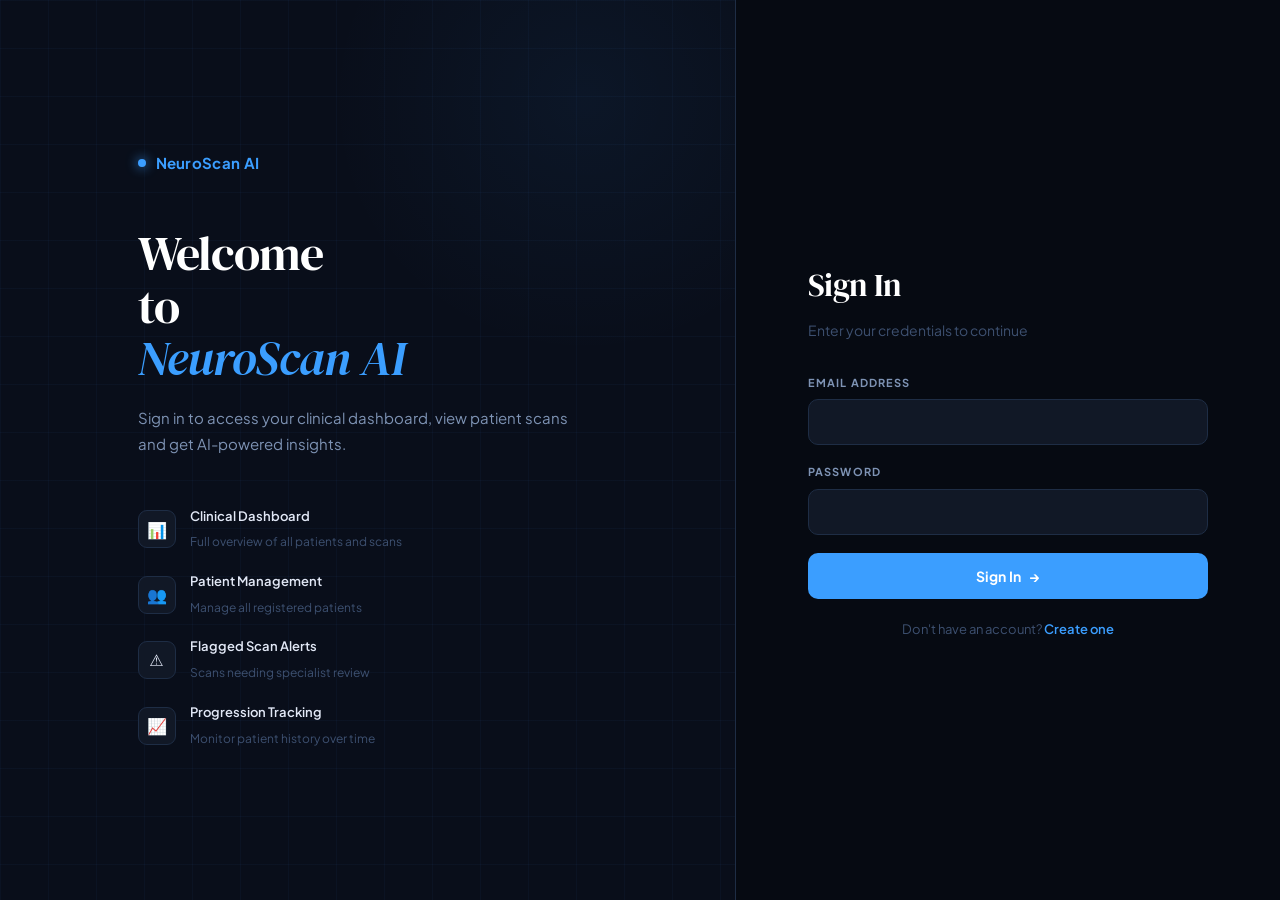
<file: frontend/home.html>
<!DOCTYPE html>
<html lang="en">
<head>
  <meta charset="UTF-8">
  <meta name="viewport" content="width=device-width, initial-scale=1.0">
  <title>New Scan — NeuroScan AI</title>
  <link rel="stylesheet" href="style.css">
</head>
<body>
  <nav>
    <div class="nav-brand">NeuroScan AI</div>
    <div class="nav-links">
      <a href="home.html" class="active">New Scan</a>
      <a href="dashboard.html" id="dashboardLink">Dashboard</a>
      <span class="nav-user" id="navUser"></span>
      <button class="logout-btn" onclick="logout()">Logout</button>
    </div>
  </nav>

  <div class="container">
    <header>
      <h1>Alzheimer's Risk Screening</h1>
      <p>Upload an MRI brain scan for instant AI-assisted analysis.</p>
    </header>

    <div class="card" id="patientSelectCard" style="display:none">
      <h3>Select Patient</h3>
      <div class="form-group">
        <label>Patient</label>
        <select id="patientSelect">
          <option value="">Loading patients...</option>
        </select>
      </div>
    </div>

    <div class="card">
      <h3>Select Scan Type</h3>
      <div class="role-select">
        <div class="role-option selected" id="mode2D" onclick="selectMode('2D')">
          <span class="role-title">🖼️ 2D Slice</span>
          <span class="role-desc">JPG / PNG — EfficientNet-B3</span>
        </div>
        <div class="role-option" id="mode3D" onclick="selectMode('3D')">
          <span class="role-title">🧠 3D Volume</span>
          <span class="role-desc">.nii / .nii.gz — ResNet3D-18</span>
        </div>
      </div>
    </div>

    <div class="card">
      <h3>Upload MRI Scan</h3>
      <div class="upload-box" id="uploadBox">
        <input type="file" id="fileInput" accept="image/*" hidden>
        <div class="upload-content" onclick="document.getElementById('fileInput').click()">
          <div class="upload-icon" id="uploadIcon">🗂️</div>
          <p id="uploadLabel">Click to upload MRI slice</p>
          <span id="uploadHint">PNG, JPG supported</span>
        </div>
      </div>
      <img id="preview" src="" alt="Preview" style="display:none">
      <div id="niiPreview" style="display:none;align-items:center;gap:12px;padding:16px;background:#f8f9ff;border-radius:8px;border:1px solid #e2e8f0">
        <span style="font-size:2rem">🧠</span>
        <span id="niiFilename" style="font-weight:600;color:#1e293b"></span>
        <span style="color:#6366f1;font-size:0.85rem">Ready for 3D analysis</span>
      </div>
      <button id="analyzeBtn" onclick="analyze()" style="display:none">Run Analysis</button>
    </div>

    <div id="loading" style="display:none" class="card loading-card">
      <div class="spinner"></div>
      <p id="loadingText">Analyzing scan...</p>
    </div>

    <div id="results" style="display:none">

      <div class="card" id="modelBadgeCard" style="display:none;padding:12px 20px">
        <span id="modelBadge" style="font-size:0.95rem;font-weight:600"></span>
      </div>

      <div class="card risk-card" id="riskCard">
        <div class="risk-header">
          <div>
            <div class="risk-label">Risk Assessment</div>
            <div class="risk-level" id="riskLevel"></div>
            <div class="risk-sublabel" id="riskSublabel"></div>
          </div>
          <div class="risk-badge" id="riskBadge"></div>
        </div>
        <div id="uncertaintyWarning" style="display:none" class="warning">
          ⚠️ Low confidence — this result should be reviewed by a specialist
        </div>
      </div>

      <div class="card">
        <h3>Clinical Recommendation</h3>
        <div id="recommendation" class="recommendation"></div>
      </div>

      <div class="card">
        <h3>Probability Breakdown</h3>
        <div id="probBars"></div>
      </div>

      <div class="card" id="gradcamCard" style="display:none">
        <h3>Brain Scan Analysis</h3>
        <p class="sub">Highlighted areas show regions the AI focused on during analysis</p>
        <div class="scan-row">
          <div class="scan-item">
            <p>Original Scan</p>
            <img id="originalImage" src="" alt="Original">
          </div>
          <div class="scan-item">
            <p>AI Focus Map</p>
            <img id="gradcamImage" src="" alt="Grad-CAM">
          </div>
        </div>
      </div>

      <div class="card" id="slices3dCard" style="display:none">
        <h3>3D Volume Analysis</h3>
        <p class="sub">Middle slice from each anatomical plane with AI activation overlay</p>
        <div class="scan-row" style="flex-wrap:wrap;gap:16px">
          <div class="scan-item" style="flex:1;min-width:200px">
            <p>Axial View</p>
            <img id="axialSlice" src="" alt="Axial" style="width:100%;border-radius:8px">
          </div>
          <div class="scan-item" style="flex:1;min-width:200px">
            <p>Sagittal View</p>
            <img id="sagittalSlice" src="" alt="Sagittal" style="width:100%;border-radius:8px">
          </div>
          <div class="scan-item" style="flex:1;min-width:200px">
            <p>Coronal View</p>
            <img id="coronalSlice" src="" alt="Coronal" style="width:100%;border-radius:8px">
          </div>
        </div>
      </div>

      <div class="card">
        <h3>Previous Scans</h3>
        <div id="previousScans"><p class="muted">No previous scans found.</p></div>
      </div>
    </div>
  </div>
  <script src="app.js"></script>
</body>
</html>
</file>
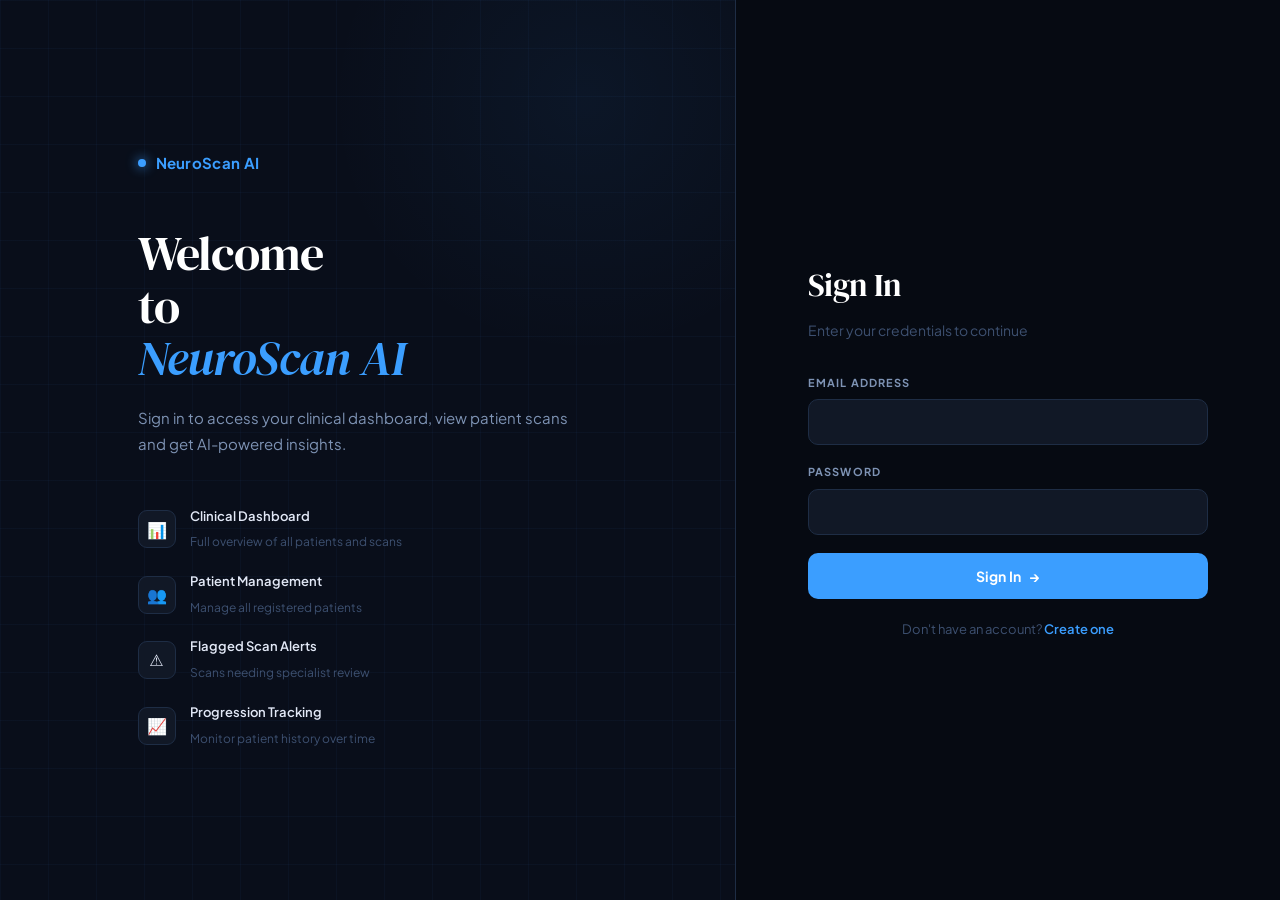
<file: frontend/login.html>
<!DOCTYPE html>
<html lang="en">
<head>
  <meta charset="UTF-8">
  <meta name="viewport" content="width=device-width, initial-scale=1.0">
  <title>Login — NeuroScan AI</title>
  <link rel="stylesheet" href="style.css">
</head>
<body>
  <div class="auth-wrapper">
    <div class="auth-left">
      <div class="auth-left-content">
        <div class="brand">NeuroScan AI</div>
        <h2>Welcome<br>to<br><em>NeuroScan AI</em></h2>
        <p>Sign in to access your clinical dashboard, view patient scans and get AI-powered insights.</p>
        <div class="login-features">
          <div class="login-feature-item">
            <div class="lf-icon">📊</div>
            <div class="lf-text">
              <strong>Clinical Dashboard</strong>
              <span>Full overview of all patients and scans</span>
            </div>
          </div>
          <div class="login-feature-item">
            <div class="lf-icon">👥</div>
            <div class="lf-text">
              <strong>Patient Management</strong>
              <span>Manage all registered patients</span>
            </div>
          </div>
          <div class="login-feature-item">
            <div class="lf-icon">⚠️</div>
            <div class="lf-text">
              <strong>Flagged Scan Alerts</strong>
              <span>Scans needing specialist review</span>
            </div>
          </div>
          <div class="login-feature-item">
            <div class="lf-icon">📈</div>
            <div class="lf-text">
              <strong>Progression Tracking</strong>
              <span>Monitor patient history over time</span>
            </div>
          </div>
        </div>
      </div>
    </div>
    <div class="auth-right">
      <div class="auth-box">
        <h1>Sign In</h1>
        <p class="auth-sub">Enter your credentials to continue</p>
        <div id="errorMsg" class="error-msg" style="display:none"></div>
        <div class="form-group">
          <label>Email Address</label>
          <input type="email" id="email" autocomplete="off">
        </div>
        <div class="form-group">
          <label>Password</label>
          <input type="password" id="password">
        </div>
        <button class="auth-btn" onclick="login()">
          <span>Sign In</span><span>→</span>
        </button>
        <p class="auth-link">Don't have an account? <a href="register.html">Create one</a></p>
      </div>
    </div>
  </div>
  <script src="auth.js"></script>
</body>
</html>
</file>
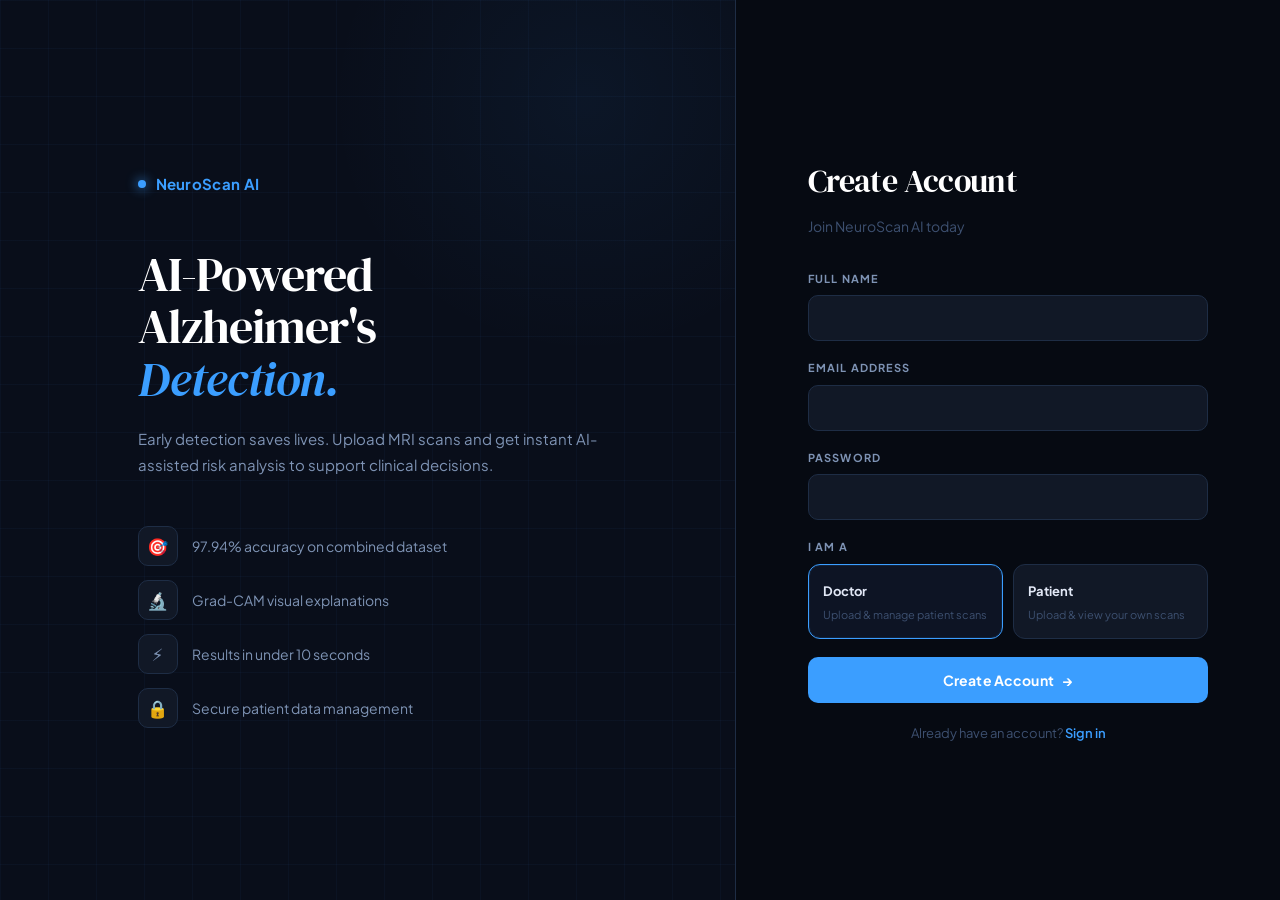
<file: frontend/register.html>
<!DOCTYPE html>
<html lang="en">
<head>
  <meta charset="UTF-8">
  <meta name="viewport" content="width=device-width, initial-scale=1.0">
  <title>Register — NeuroScan AI</title>
  <link rel="stylesheet" href="style.css">
</head>
<body>
  <div class="auth-wrapper">
    <div class="auth-left">
      <div class="auth-left-content">
        <div class="brand">NeuroScan AI</div>
        <h2>AI-Powered<br>Alzheimer's<br><em>Detection.</em></h2>
        <p>Early detection saves lives. Upload MRI scans and get instant AI-assisted risk analysis to support clinical decisions.</p>
        <div class="feature-list">
          <div class="feature-item">
            <span class="feature-icon">🎯</span>
            <span>97.94% accuracy on combined dataset</span>
          </div>
          <div class="feature-item">
            <span class="feature-icon">🔬</span>
            <span>Grad-CAM visual explanations</span>
          </div>
          <div class="feature-item">
            <span class="feature-icon">⚡</span>
            <span>Results in under 10 seconds</span>
          </div>
          <div class="feature-item">
            <span class="feature-icon">🔒</span>
            <span>Secure patient data management</span>
          </div>
        </div>
      </div>
    </div>
    <div class="auth-right">
      <div class="auth-box">
        <h1>Create Account</h1>
        <p class="auth-sub">Join NeuroScan AI today</p>
        <div id="errorMsg" class="error-msg" style="display:none"></div>
        <div id="successMsg" class="success-msg" style="display:none"></div>
        <div class="form-group">
          <label>Full Name</label>
          <input type="text" id="name" autocomplete="off">
        </div>
        <div class="form-group">
          <label>Email Address</label>
          <input type="email" id="email" autocomplete="off">
        </div>
        <div class="form-group">
          <label>Password</label>
          <input type="password" id="password">
        </div>
        <div class="form-group">
          <label>I am a</label>
          <div class="role-select">
            <div class="role-option selected" id="roleDoctor" onclick="selectRole('doctor')">
              <span class="role-title">Doctor</span>
              <span class="role-desc">Upload & manage patient scans</span>
            </div>
            <div class="role-option" id="rolePatient" onclick="selectRole('patient')">
              <span class="role-title">Patient</span>
              <span class="role-desc">Upload & view your own scans</span>
            </div>
          </div>
        </div>
        <button class="auth-btn" onclick="register()">
          <span>Create Account</span><span>→</span>
        </button>
        <p class="auth-link">Already have an account? <a href="login.html">Sign in</a></p>
      </div>
    </div>
  </div>
  <script src="auth.js"></script>
</body>
</html>
</file>
<file: frontend/style.css>
@import url('https://fonts.googleapis.com/css2?family=DM+Serif+Display:ital@0;1&family=Plus+Jakarta+Sans:wght@300;400;500;600;700&display=swap');

:root {
  --bg:           #060a12;
  --bg-2:         #090e1a;
  --bg-3:         #0d1424;
  --surface:      #111826;
  --surface-2:    #161f30;
  --border:       #1e2d45;
  --border-2:     #263852;
  --accent:       #3b9eff;
  --accent-dim:   rgba(59,158,255,0.1);
  --accent-glow:  rgba(59,158,255,0.2);
  --low:          #22c55e;
  --low-dim:      rgba(34,197,94,0.1);
  --moderate:     #f59e0b;
  --moderate-dim: rgba(245,158,11,0.1);
  --high:         #ef4444;
  --high-dim:     rgba(239,68,68,0.1);
  --text:         #e2e8f6;
  --text-2:       #7e93b4;
  --text-3:       #3d5070;
  --font-display: 'DM Serif Display', Georgia, serif;
  --font-body:    'Plus Jakarta Sans', system-ui, sans-serif;
  --ease:         cubic-bezier(0.4, 0, 0.2, 1);
  --ease-spring:  cubic-bezier(0.34, 1.56, 0.64, 1);
}

*, *::before, *::after { margin:0; padding:0; box-sizing:border-box; }
html { scroll-behavior: smooth; }

body {
  font-family: var(--font-body);
  background: var(--bg);
  color: var(--text);
  min-height: 100vh;
  -webkit-font-smoothing: antialiased;
  line-height: 1.6;
}

::-webkit-scrollbar { width: 6px; }
::-webkit-scrollbar-track { background: var(--bg); }
::-webkit-scrollbar-thumb { background: var(--border-2); border-radius: 99px; }
::-webkit-scrollbar-thumb:hover { background: var(--text-3); }


.auth-wrapper {
  display: grid;
  grid-template-columns: 1.15fr 0.85fr;
  min-height: 100vh;
}

.auth-left {
  background: var(--bg-2);
  position: relative;
  overflow: hidden;
  display: flex;
  align-items: center;
  justify-content: center;
  padding: 64px 60px;
  border-right: 1px solid var(--border);
}

.auth-left::before {
  content: '';
  position: absolute;
  inset: 0;
  background-image:
    linear-gradient(rgba(59,158,255,0.04) 1px, transparent 1px),
    linear-gradient(90deg, rgba(59,158,255,0.04) 1px, transparent 1px);
  background-size: 48px 48px;
  animation: grid-drift 20s linear infinite;
}

@keyframes grid-drift {
  0%   { background-position: 0 0; }
  100% { background-position: 48px 48px; }
}

.auth-left::after {
  content: '';
  position: absolute;
  width: 600px; height: 600px;
  background: radial-gradient(circle, rgba(59,158,255,0.06) 0%, transparent 60%);
  top: -200px; right: -150px;
  pointer-events: none;
  animation: orb-float 8s ease-in-out infinite;
}

@keyframes orb-float {
  0%, 100% { transform: translateY(0); }
  50%       { transform: translateY(-30px); }
}

.auth-left-content {
  position: relative;
  z-index: 1;
  max-width: 460px;
  width: 100%;
}

.brand {
  display: flex;
  align-items: center;
  gap: 10px;
  font-family: var(--font-body);
  font-size: 15px;
  font-weight: 700;
  color: var(--accent);
  letter-spacing: 0.02em;
  margin-bottom: 52px;
  animation: fadeUp 0.5s var(--ease) both;
}

.brand::before {
  content: '';
  display: block;
  width: 8px; height: 8px;
  border-radius: 50%;
  background: var(--accent);
  box-shadow: 0 0 12px var(--accent);
  animation: pulse-dot 2s ease infinite;
}

@keyframes pulse-dot {
  0%, 100% { opacity:1; transform:scale(1); }
  50%       { opacity:0.5; transform:scale(0.7); }
}

.auth-left-content h2 {
  font-family: var(--font-display);
  font-size: 48px;
  font-weight: 400;
  color: #fff;
  line-height: 1.1;
  letter-spacing: -0.02em;
  margin-bottom: 20px;
  animation: fadeUp 0.5s var(--ease) 0.1s both;
}

.auth-left-content h2 em {
  font-style: italic;
  color: var(--accent);
}

.auth-left-content > p {
  font-size: 15px;
  color: var(--text-2);
  line-height: 1.75;
  margin-bottom: 48px;
  animation: fadeUp 0.5s var(--ease) 0.15s both;
}

.feature-list { display: flex; flex-direction: column; gap: 14px; }

.feature-item {
  display: flex;
  align-items: center;
  gap: 14px;
  font-size: 14px;
  color: var(--text-2);
  animation: fadeUp 0.5s var(--ease) both;
}

.feature-item:nth-child(1) { animation-delay: 0.2s; }
.feature-item:nth-child(2) { animation-delay: 0.25s; }
.feature-item:nth-child(3) { animation-delay: 0.3s; }
.feature-item:nth-child(4) { animation-delay: 0.35s; }

.feature-icon {
  width: 40px; height: 40px;
  background: var(--surface);
  border: 1px solid var(--border);
  border-radius: 10px;
  display: flex;
  align-items: center;
  justify-content: center;
  font-size: 17px;
  flex-shrink: 0;
  transition: all 0.2s var(--ease);
}

.feature-item:hover .feature-icon {
  border-color: var(--accent);
  background: var(--accent-dim);
  transform: scale(1.05);
}

.login-features { display: flex; flex-direction: column; gap: 18px; margin-top: 48px; }

.login-feature-item {
  display: flex;
  align-items: center;
  gap: 14px;
  animation: fadeUp 0.5s var(--ease) both;
}

.login-feature-item:nth-child(1) { animation-delay: 0.2s; }
.login-feature-item:nth-child(2) { animation-delay: 0.27s; }
.login-feature-item:nth-child(3) { animation-delay: 0.34s; }
.login-feature-item:nth-child(4) { animation-delay: 0.41s; }

.lf-icon {
  width: 38px; height: 38px;
  background: var(--surface);
  border: 1px solid var(--border);
  border-radius: 9px;
  display: flex;
  align-items: center;
  justify-content: center;
  font-size: 16px;
  flex-shrink: 0;
}

.lf-text strong { display: block; font-size: 13px; font-weight: 600; color: var(--text); margin-bottom: 1px; }
.lf-text span   { font-size: 12px; color: var(--text-3); }

.auth-right {
  display: flex;
  align-items: center;
  justify-content: center;
  padding: 60px 48px;
  background: var(--bg);
}

.auth-box {
  width: 100%;
  max-width: 400px;
  animation: fadeUp 0.6s var(--ease) 0.1s both;
}

.auth-box h1 {
  font-family: var(--font-display);
  font-size: 32px;
  font-weight: 400;
  color: #fff;
  letter-spacing: -0.02em;
  margin-bottom: 8px;
}

.auth-sub { font-size: 14px; color: var(--text-3); margin-bottom: 32px; }

.form-group { display: flex; flex-direction: column; gap: 8px; margin-bottom: 18px; }

.form-group label {
  font-size: 11px;
  font-weight: 700;
  color: var(--text-2);
  text-transform: uppercase;
  letter-spacing: 0.1em;
}

.form-group input,
.form-group select {
  background: var(--surface);
  border: 1px solid var(--border);
  border-radius: 10px;
  padding: 13px 16px;
  color: var(--text);
  font-size: 14px;
  font-family: var(--font-body);
  outline: none;
  transition: all 0.2s var(--ease);
  width: 100%;
}

.form-group input:focus,
.form-group select:focus {
  border-color: var(--accent);
  background: var(--bg-3);
  box-shadow: 0 0 0 3px var(--accent-dim);
}

.form-group select option { background: var(--surface); }

.role-select { display: grid; grid-template-columns: 1fr 1fr; gap: 10px; }

.role-option {
  background: var(--surface);
  border: 1px solid var(--border);
  border-radius: 12px;
  padding: 16px 14px;
  cursor: pointer;
  display: flex;
  flex-direction: column;
  gap: 5px;
  transition: all 0.2s var(--ease);
}

.role-option:hover { border-color: var(--border-2); }
.role-option.selected {
  border-color: var(--accent);
  background: var(--bg-3);
  box-shadow: 0 0 0 1px var(--accent-dim) inset;
}

.role-icon  { font-size: 22px; margin-bottom: 2px; }
.role-title { font-size: 13px; font-weight: 700; color: var(--text); }
.role-desc  { font-size: 11px; color: var(--text-3); line-height: 1.4; }

.auth-btn {
  width: 100%;
  background: var(--accent);
  color: #fff;
  border: none;
  padding: 14px 20px;
  border-radius: 10px;
  font-size: 14px;
  font-weight: 700;
  font-family: var(--font-body);
  cursor: pointer;
  transition: all 0.2s var(--ease-spring);
  margin-top: 8px;
  display: flex;
  align-items: center;
  justify-content: center;
  gap: 8px;
  letter-spacing: 0.01em;
  position: relative;
  overflow: hidden;
}

.auth-btn::before {
  content: '';
  position: absolute;
  inset: 0;
  background: linear-gradient(90deg, transparent, rgba(255,255,255,0.15), transparent);
  transform: translateX(-100%);
  transition: transform 0.4s;
}

.auth-btn:hover { transform: translateY(-2px); box-shadow: 0 8px 24px rgba(59,158,255,0.35); }
.auth-btn:hover::before { transform: translateX(100%); }
.auth-btn:active { transform: translateY(0); box-shadow: none; }

.auth-link { text-align: center; font-size: 13px; color: var(--text-3); margin-top: 20px; }
.auth-link a { color: var(--accent); text-decoration: none; font-weight: 600; }
.auth-link a:hover { opacity: 0.8; }


.error-msg {
  background: var(--high-dim);
  border: 1px solid rgba(239,68,68,0.25);
  color: #fca5a5;
  border-radius: 10px;
  padding: 12px 16px;
  font-size: 13px;
  margin-bottom: 20px;
  animation: fadeUp 0.3s var(--ease);
}

.success-msg {
  background: var(--low-dim);
  border: 1px solid rgba(34,197,94,0.25);
  color: #86efac;
  border-radius: 10px;
  padding: 12px 16px;
  font-size: 13px;
  margin-bottom: 20px;
  animation: fadeUp 0.3s var(--ease);
}


nav {
  display: flex;
  justify-content: space-between;
  align-items: center;
  padding: 0 40px;
  height: 62px;
  background: rgba(6,10,18,0.85);
  border-bottom: 1px solid var(--border);
  position: sticky;
  top: 0;
  z-index: 100;
  backdrop-filter: blur(16px);
  -webkit-backdrop-filter: blur(16px);
}

.nav-brand {
  font-size: 16px;
  font-weight: 700;
  color: #fff;
  letter-spacing: -0.01em;
  display: flex;
  align-items: center;
  gap: 8px;
}

.nav-brand::before {
  content: '◉';
  color: var(--accent);
  font-size: 14px;
}

.nav-links { display: flex; align-items: center; gap: 6px; }

.nav-links a {
  color: var(--text-3);
  text-decoration: none;
  font-size: 13px;
  font-weight: 600;
  padding: 7px 14px;
  border-radius: 8px;
  transition: all 0.15s var(--ease);
  letter-spacing: 0.01em;
}

.nav-links a:hover  { color: var(--text-2); background: var(--surface); }
.nav-links a.active { color: var(--accent); background: var(--accent-dim); }

.nav-user {
  font-size: 12px;
  color: var(--text-3);
  background: var(--surface);
  padding: 6px 12px;
  border-radius: 8px;
  border: 1px solid var(--border);
  margin-left: 8px;
}

.logout-btn {
  background: none;
  border: 1px solid var(--border);
  color: var(--text-3);
  padding: 6px 14px;
  border-radius: 8px;
  font-size: 12px;
  font-weight: 600;
  font-family: var(--font-body);
  cursor: pointer;
  transition: all 0.15s var(--ease);
  margin-left: 4px;
}

.logout-btn:hover { border-color: var(--high); color: var(--high); }


.container {
  max-width: 900px;
  margin: 0 auto;
  padding: 48px 24px 100px;
}

header { text-align: center; margin-bottom: 44px; animation: fadeUp 0.5s var(--ease) both; }

header h1 {
  font-family: var(--font-display);
  font-size: 36px;
  font-weight: 400;
  color: #fff;
  letter-spacing: -0.02em;
  margin-bottom: 10px;
  line-height: 1.15;
}

header p { color: var(--text-2); font-size: 14px; line-height: 1.7; max-width: 520px; margin: 0 auto; }


.card {
  background: var(--surface);
  border: 1px solid var(--border);
  border-radius: 16px;
  padding: 28px 32px;
  margin-bottom: 20px;
  transition: border-color 0.2s var(--ease);
  animation: fadeUp 0.5s var(--ease) both;
}

.card:hover { border-color: var(--border-2); }

.card h3 {
  font-family: var(--font-display);
  font-size: 18px;
  font-weight: 400;
  color: #fff;
  letter-spacing: -0.01em;
  margin-bottom: 20px;
}

.sub   { font-size: 13px; color: var(--text-2); margin-bottom: 20px; line-height: 1.65; }
.muted { color: var(--text-3); font-size: 13px; }


.upload-box {
  border: 1.5px dashed var(--border-2);
  border-radius: 14px;
  cursor: pointer;
  transition: all 0.2s var(--ease);
  margin-bottom: 20px;
  background: var(--bg-2);
}

.upload-box:hover { border-color: var(--accent); background: var(--bg-3); }

.upload-content {
  padding: 56px 24px;
  display: flex;
  flex-direction: column;
  align-items: center;
  gap: 10px;
  text-align: center;
}

.upload-icon {
  font-size: 40px;
  margin-bottom: 6px;
  transition: transform 0.2s var(--ease-spring);
}

.upload-box:hover .upload-icon { transform: scale(1.12) translateY(-4px); }
.upload-content p { font-size: 15px; font-weight: 600; color: var(--text); }
.upload-content span { font-size: 12px; color: var(--text-3); }

#preview {
  width: 100%;
  max-height: 300px;
  object-fit: contain;
  border-radius: 12px;
  border: 1px solid var(--border);
  display: block;
  margin: 0 auto 20px;
  background: var(--bg-2);
  animation: fadeUp 0.3s var(--ease);
}

#analyzeBtn {
  display: block;
  width: 100%;
  background: var(--accent);
  color: #fff;
  border: none;
  padding: 15px 48px;
  border-radius: 10px;
  font-size: 15px;
  font-weight: 700;
  font-family: var(--font-body);
  cursor: pointer;
  transition: all 0.2s var(--ease-spring);
  letter-spacing: 0.01em;
  position: relative;
  overflow: hidden;
}

#analyzeBtn::before {
  content: '';
  position: absolute;
  inset: 0;
  background: linear-gradient(90deg, transparent, rgba(255,255,255,0.12), transparent);
  transform: translateX(-100%);
  transition: transform 0.4s;
}

#analyzeBtn:hover { transform: translateY(-2px); box-shadow: 0 10px 28px rgba(59,158,255,0.35); }
#analyzeBtn:hover::before { transform: translateX(100%); }


.loading-card { text-align: center; padding: 56px 28px; }

.spinner {
  width: 40px; height: 40px;
  border: 2.5px solid var(--border);
  border-top-color: var(--accent);
  border-radius: 50%;
  animation: spin 0.75s linear infinite;
  margin: 0 auto 18px;
}

@keyframes spin { to { transform: rotate(360deg); } }

.loading-card p { font-size: 14px; color: var(--text-2); font-weight: 500; }


.risk-card {
  border-left: 3px solid var(--low);
  background: linear-gradient(135deg, var(--surface) 0%, var(--bg-3) 100%);
}

.risk-card.moderate { border-left-color: var(--moderate); }
.risk-card.high     { border-left-color: var(--high); }

.risk-header { display: flex; justify-content: space-between; align-items: center; }

.risk-label {
  font-size: 10px;
  text-transform: uppercase;
  letter-spacing: 0.15em;
  color: var(--text-3);
  font-weight: 700;
  margin-bottom: 10px;
}

.risk-level {
  font-family: var(--font-display);
  font-size: 38px;
  font-weight: 400;
  color: var(--low);
  margin-bottom: 6px;
  letter-spacing: -0.02em;
  line-height: 1;
}

.risk-level.moderate { color: var(--moderate); }
.risk-level.high     { color: var(--high); }
.risk-sublabel { font-size: 13px; color: var(--text-2); }
.risk-badge    { font-size: 52px; opacity: 0.9; }

.warning {
  background: rgba(239,68,68,0.06);
  border: 1px solid rgba(239,68,68,0.2);
  color: #fca5a5;
  border-radius: 10px;
  padding: 12px 16px;
  margin-top: 20px;
  font-size: 13px;
  line-height: 1.6;
}


.recommendation {
  font-size: 14px;
  line-height: 1.9;
  color: var(--text-2);
  background: var(--bg-2);
  border-radius: 12px;
  padding: 20px 22px;
  border: 1px solid var(--border);
}


.prob-bar-wrap { margin-bottom: 16px; }

.prob-label {
  display: flex;
  justify-content: space-between;
  font-size: 12px;
  color: var(--text-2);
  margin-bottom: 8px;
  font-weight: 600;
}

.prob-track {
  height: 7px;
  background: var(--bg-2);
  border-radius: 99px;
  overflow: hidden;
  border: 1px solid var(--border);
}

.prob-fill {
  height: 100%;
  background: linear-gradient(90deg, var(--accent), #60b4ff);
  border-radius: 99px;
  transition: width 1s cubic-bezier(0.4,0,0.2,1);
}


.scan-row { display: grid; grid-template-columns: 1fr 1fr; gap: 20px; }
.scan-item { text-align: center; }

.scan-item p {
  font-size: 10px;
  color: var(--text-3);
  margin-bottom: 10px;
  text-transform: uppercase;
  letter-spacing: 0.12em;
  font-weight: 700;
}

.scan-item img {
  width: 100%;
  border-radius: 12px;
  border: 1px solid var(--border);
  transition: transform 0.2s var(--ease);
}

.scan-item img:hover { transform: scale(1.02); }


.stats-grid {
  display: grid;
  grid-template-columns: repeat(3, 1fr);
  gap: 14px;
  margin-bottom: 20px;
}

.stat-card {
  background: var(--surface);
  border: 1px solid var(--border);
  border-radius: 16px;
  padding: 24px;
  transition: all 0.2s var(--ease);
  animation: fadeUp 0.5s var(--ease) both;
}

.stat-card:hover {
  border-color: var(--border-2);
  transform: translateY(-3px);
  box-shadow: 0 12px 32px rgba(0,0,0,0.3);
}

.stat-icon  { font-size: 26px; margin-bottom: 14px; display: block; }

.stat-val {
  font-family: var(--font-display);
  font-size: 38px;
  font-weight: 400;
  color: var(--accent);
  margin-bottom: 6px;
  letter-spacing: -0.03em;
  line-height: 1;
}

.stat-label {
  font-size: 11px;
  color: var(--text-3);
  text-transform: uppercase;
  letter-spacing: 0.1em;
  font-weight: 700;
}


.history-table { width: 100%; border-collapse: collapse; font-size: 13px; }

.history-table th {
  text-align: left;
  padding: 10px 16px;
  color: var(--text-3);
  border-bottom: 1px solid var(--border);
  font-size: 10px;
  text-transform: uppercase;
  letter-spacing: 0.1em;
  font-weight: 700;
}

.history-table td {
  padding: 13px 16px;
  border-bottom: 1px solid rgba(30,45,69,0.5);
  color: var(--text-2);
  transition: background 0.15s;
}

.history-table tr:last-child td { border-bottom: none; }
.history-table tr:hover td { background: rgba(59,158,255,0.03); }


.badge {
  padding: 4px 10px;
  border-radius: 99px;
  font-size: 11px;
  font-weight: 700;
  letter-spacing: 0.03em;
  display: inline-block;
}

.badge-green  { background: var(--low-dim);      color: #86efac; border: 1px solid rgba(34,197,94,0.2); }
.badge-yellow { background: var(--moderate-dim);  color: #fcd34d; border: 1px solid rgba(245,158,11,0.2); }
.badge-red    { background: var(--high-dim);      color: #fca5a5; border: 1px solid rgba(239,68,68,0.2); }


@keyframes fadeUp {
  from { opacity: 0; transform: translateY(20px); }
  to   { opacity: 1; transform: translateY(0); }
}

.card:nth-child(1) { animation-delay: 0.05s; }
.card:nth-child(2) { animation-delay: 0.1s; }
.card:nth-child(3) { animation-delay: 0.15s; }
.card:nth-child(4) { animation-delay: 0.2s; }
.card:nth-child(5) { animation-delay: 0.25s; }

.stat-card:nth-child(1) { animation-delay: 0.05s; }
.stat-card:nth-child(2) { animation-delay: 0.1s; }
.stat-card:nth-child(3) { animation-delay: 0.15s; }
.stat-card:nth-child(4) { animation-delay: 0.2s; }
.stat-card:nth-child(5) { animation-delay: 0.25s; }
.stat-card:nth-child(6) { animation-delay: 0.3s; }
</file>
